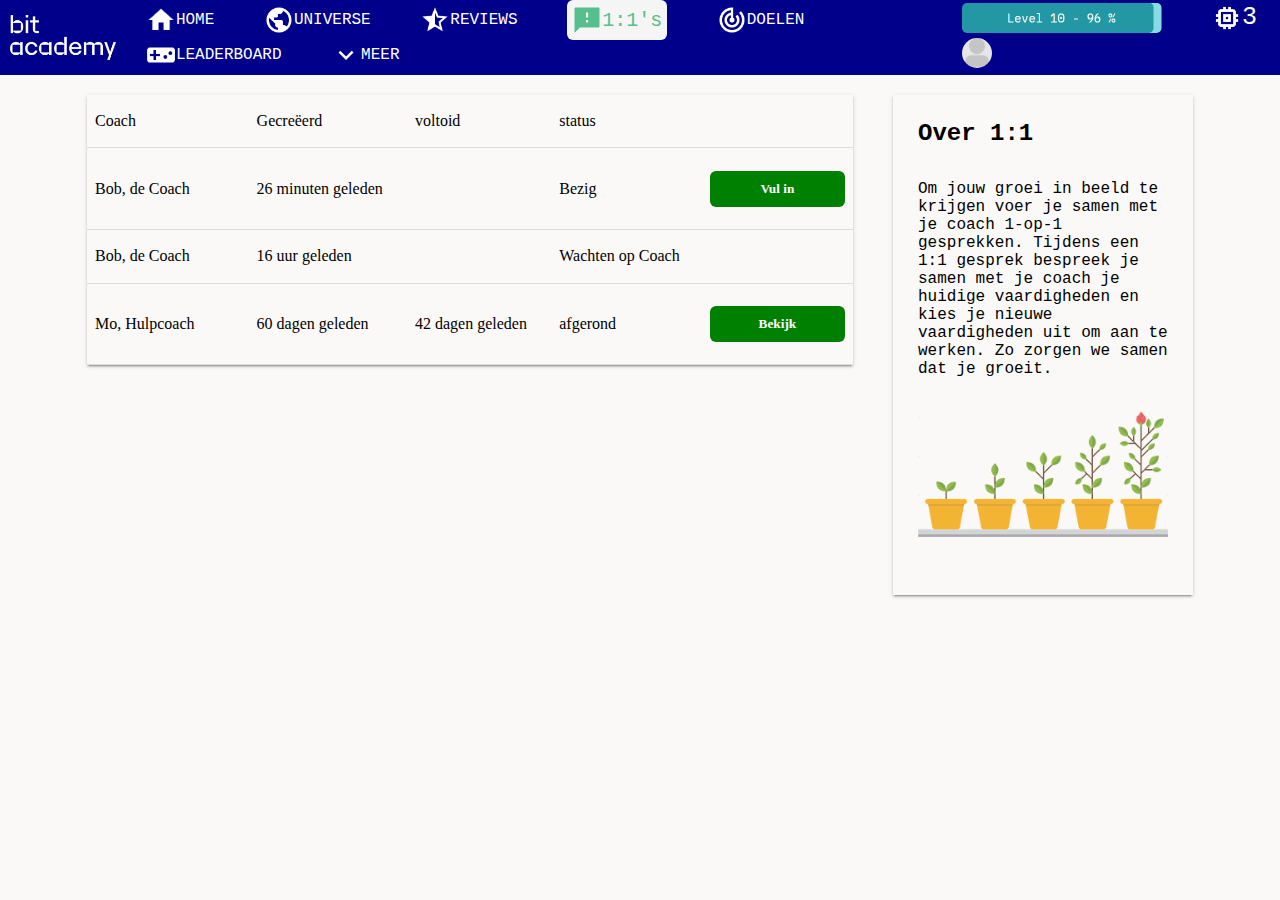
<file: index.html>
<!DOCTYPE html>

<head>
    <title>Jarvis</title>
    <link rel="stylesheet" href="style.css">
</head>

<body>
    <header>
        <img class="logo" src="logo_white.png" alt="logo">
        <nav>
            <ul class="navigation">
                <li>
                    <span class="thuis">
                        <img src="home_icon.png" alt="home">
                        HOME</span>
                </li>
                <li>
                    <span class="universe">
                        <img src="universe_icon.png" alt="universe">
                        UNIVERSE</span>
                </li>
                <li>
                    <span class="review">
                        <img src="reviews_icon.png" alt="reviews">
                        REVIEWS</span>
                </li>
                <li>
                    <span class="feedback">
                        <img src="feedback_icon.png" alt="feedback">
                        1:1's</span>
                </li>
                <li>
                    <span class="doelen">
                        <img src="doelen_icon.png" alt="doelen">
                        DOELEN</span>
                </li>
                <li>
                    <span class="lead">
                        <img src="leaderboard_icon.png" alt="leaderbord">
                        LEADERBOARD</span>
                </li>
                <li>
                    <span class="meer">
                        <img src="meer_icon.png" alt="meer">
                        MEER</span>
                </li>
            </ul>
        </nav>
        <ul class="eind_header">
            <li>
                <span class="levelbar">
                    <img class="levelbar" src="levelbar.png" alt="levelbar">
                </span>
            </li>
            <li>
                <span class="drie">
                    <img class="credits" src="credits_icon.png" alt="credits">
                    3</span>
            </li>
            <li>
                <img class="profiel" src="profile.png" alt="profile">
            </li>
        </ul>
    </header>

<div class="wrapper">

<table>
    <tr>
      <td>Coach</td>
      <td>Gecreëerd</td>
      <td>voltoid</td>
      <td>status</td>
      <td></td>
    </tr>
    <tr>
      <td>Bob, de Coach</td>
      <td>26 minuten geleden</td>
      <td></td>
      <td>Bezig</td>
      <td><h5>Vul in</h5></td>
    </tr>
    <tr>
      <td>Bob, de Coach</td>
      <td>16 uur geleden</td>
      <td></td>
      <td>Wachten op Coach</td>
      <td></td>
    </tr>
    <tr>
      <td>Mo, Hulpcoach</td>
      <td>60 dagen geleden</td>
      <td>42 dagen geleden</td>
      <td>afgerond</td>
      <td><h5>Bekijk</h5></td>
    </tr>
</table>
  
  

<div class="card">
  <h2>Over 1:1</h2>
  <p>Om jouw groei in beeld te krijgen voer je samen met je coach 1-op-1 gesprekken. Tijdens een 1:1 gesprek bespreek je samen met je coach je huidige vaardigheden en kies je nieuwe vaardigheden uit om aan te werken. Zo zorgen we samen dat je groeit.</p>
  <img src="growth.png" alt="growth">
</div>

</div>


</body>


</html>
</file>
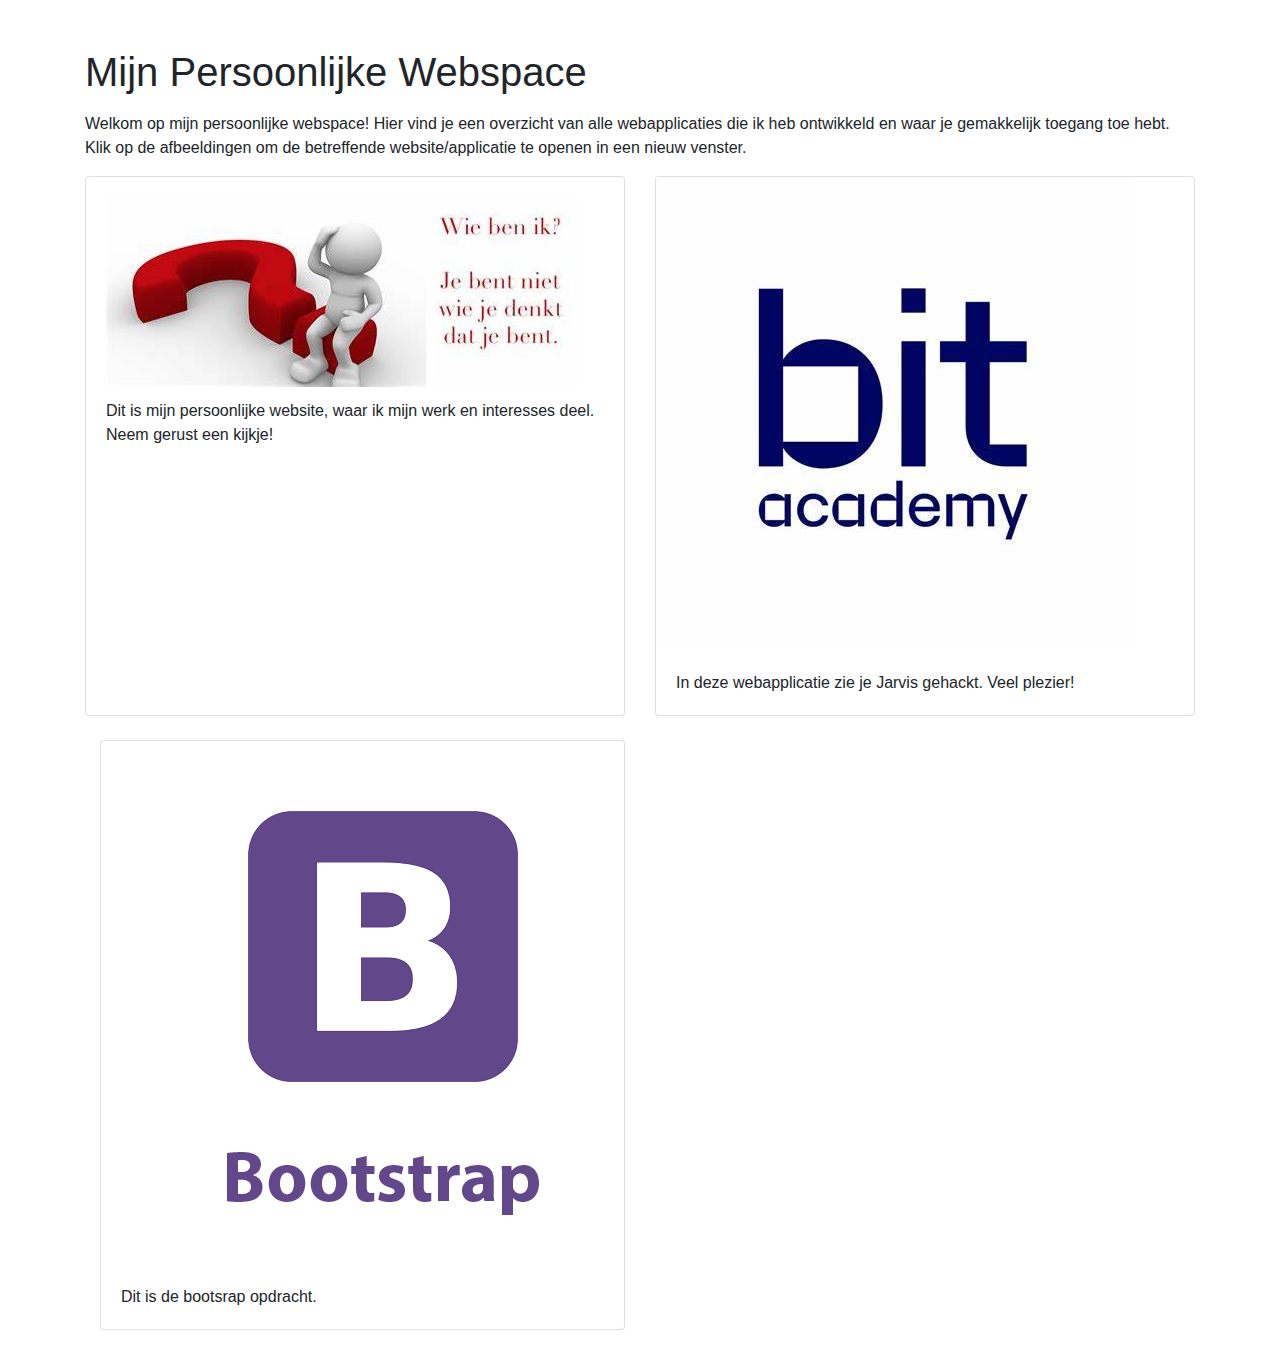
<file: dashboord.html>
<!DOCTYPE html>
<html lang="en">

<head>
    <meta charset="UTF-8" />
    <meta name="viewport" content="width=device-width, initial-scale=1.0" />
    <meta http-equiv="X-UA-Compatible" content="ie=edge" />
    <title>Mijn Persoonlijke Webspace</title>
    <!-- Bootstrap CSS -->
    <link rel="stylesheet" href="https://stackpath.bootstrapcdn.com/bootstrap/4.3.1/css/bootstrap.min.css"
        integrity="sha384-ggOyR0iXCbMQv3Xipma34MD+dH/1fQ784/j6cY/iJTQUOhcWr7x9JvoRxT2MZw1T" crossorigin="anonymous" />
</head>

<body>
    <div class="container mt-5">
        <h1 class="mb-3">Mijn Persoonlijke Webspace</h1>
        <p>
            Welkom op mijn persoonlijke webspace! Hier vind je een overzicht van alle
            webapplicaties die ik heb ontwikkeld en waar je gemakkelijk toegang toe
            hebt. Klik op de afbeeldingen om de betreffende website/applicatie te
            openen in een nieuw venster.
        </p>
        <div class="row">
            <div class="col-lg-6 mb-4">
                <div class="card h-100">
                    <a href="mijn-website.html"></a>
                    <div class="card-body">
                        <h4 class="card-title"><a href="Website.html" target="_blank">
                          <img src="OIP.jpg" target="_blank">
                        </a></h4>
                        <p class="card-text">
                            Dit is mijn persoonlijke website, waar ik mijn werk en interesses
                            deel. Neem gerust een kijkje!
                        </p>
                    </div>
                </div>
            </div>
            <div class="col-lg-6 mb-4">
                <div class="card h-100">
                  <a href="index.html" target="_blank">
                    <img src="OIP (1).jpg">
                  </a>

                    <div class="card-body">
                        <p class="card-text">
                            In deze webapplicatie zie je Jarvis gehackt. Veel plezier!
                        </p>
                    </div>
                </div>
            </div>
        </div>


    <div class="col-lg-6 mb-4">
        <div class="card h-100">
            <a href="index2.html"></a>
            <div class="card-body">
                <h4 class="card-title"><a href="index2.html" target="_blank">
                  <img src="R.png" target="_blank">
                </a></h4>
                <p class="card-text">
                    Dit is de bootsrap opdracht.
                </p>
            </div>
        </div>
    </div>
    </div>

    <!-- Bootstrap JS -->
    <script src="https://code.jquery.com/jquery-3.3.1.slim.min.js"
        integrity="sha384-q8i/X+965DzO0rT7abK41JStQIAqVgRVzpbzo5smXKp4YfRvH+8abtTE1Pi6jizo"
        crossorigin="anonymous"></script>
    <script src="https://cdnjs.cloudflare.com/ajax/libs/popper.js/1.14.7/umd/popper.min.js
</file>
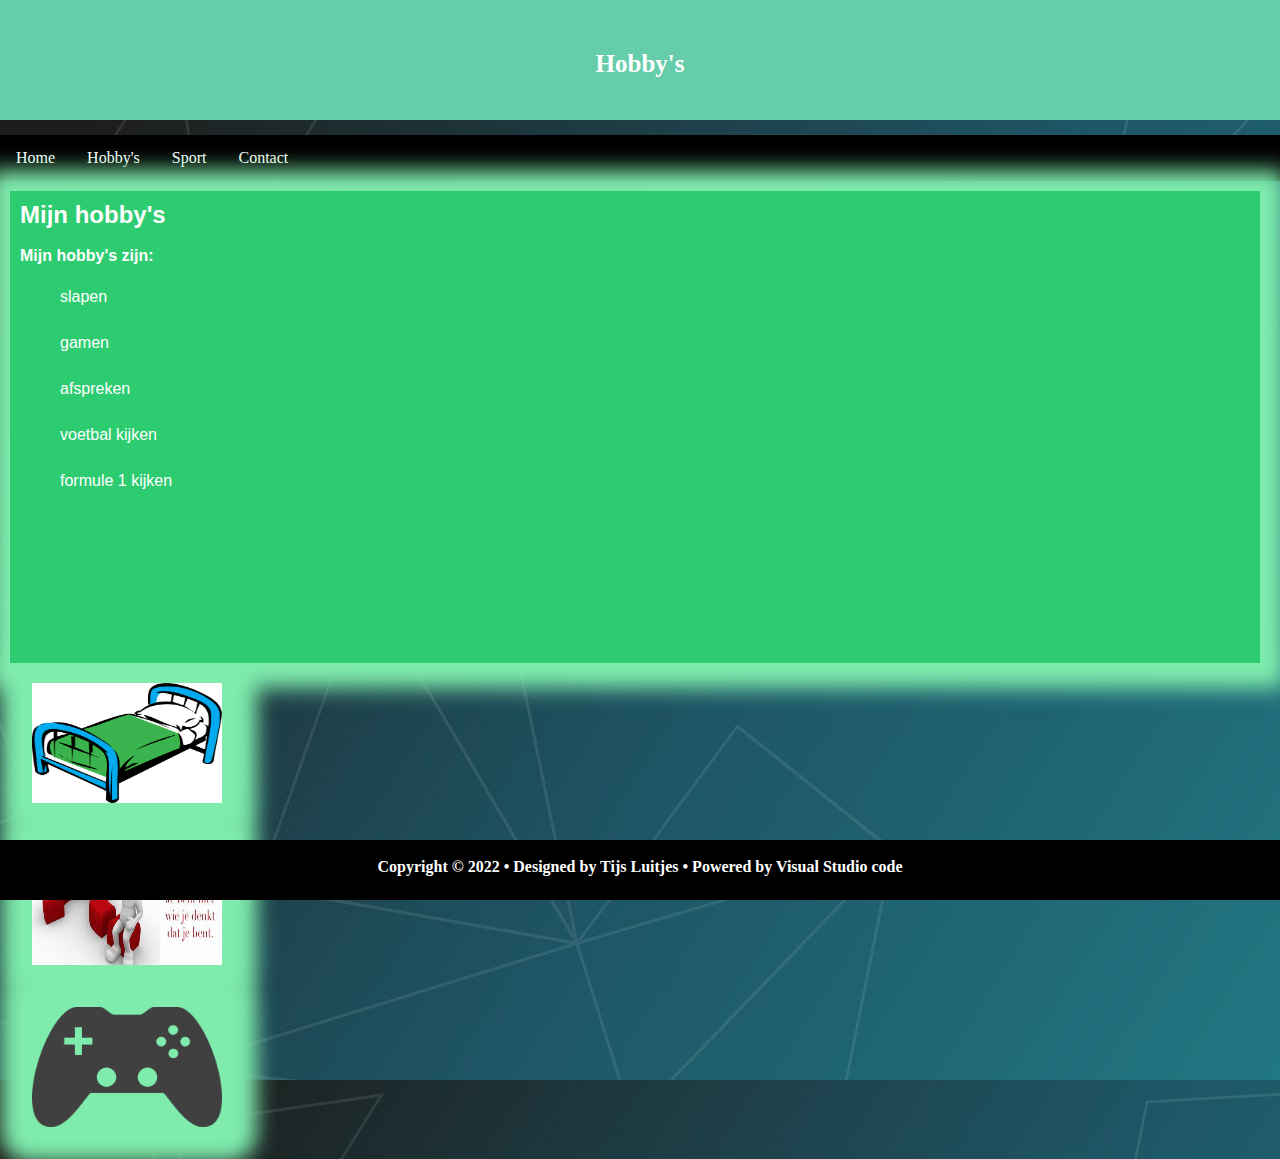
<file: Hobby's.html>
<!DOCTYPE html>

<head>
    <title>Hobby's pagina</title>
    <link rel="stylesheet" type="text/css" href="hobby'sstyle.css" />
</head>

<header>
<div class="Titel">
    <h1>Hobby's</h1>
</div>
</header>

<body>

<div class="navigatie">
    <nav>
        <ul>
            <li><a href="Website.html">Home</a></li>
            <li><a href="Hobby's.html">Hobby's</a></li>
            <li><a href="Sport.html">Sport</a></li>
            <li><a href="Contact.html">Contact</a></li>
        </ul>
    </nav>
</div>

<div class="Inhoud">

<div class="Tekstvak1">
   <h2>Mijn hobby's</h2>
  <br><h4>Mijn hobby's zijn:</h4></br>
  <div class="lijst">
    <ul>
        <li>slapen</li>
        <br><li>gamen</li></br>
        <li>afspreken</li>
        <br><li>voetbal kijken</li></br>
        <li>formule 1 kijken</li>
  </div>
</div>

<div class="Afbeelding1">
    <img src="bed.png" alt="foto">
</div>

<div class="Afbeelding2">
    <img src="OIP.jpg" alt="gg">
</div>

<div class="Afbeelding3">
    <img src="controller-1784571_960_720.webp" alt="ja">
</div>

</div>

<footer>
    <br />
    <h4>Copyright © 2022 • Designed by Tijs Luitjes • Powered by Visual Studio code</h4>
</footer>




</body>

</html>
</file>
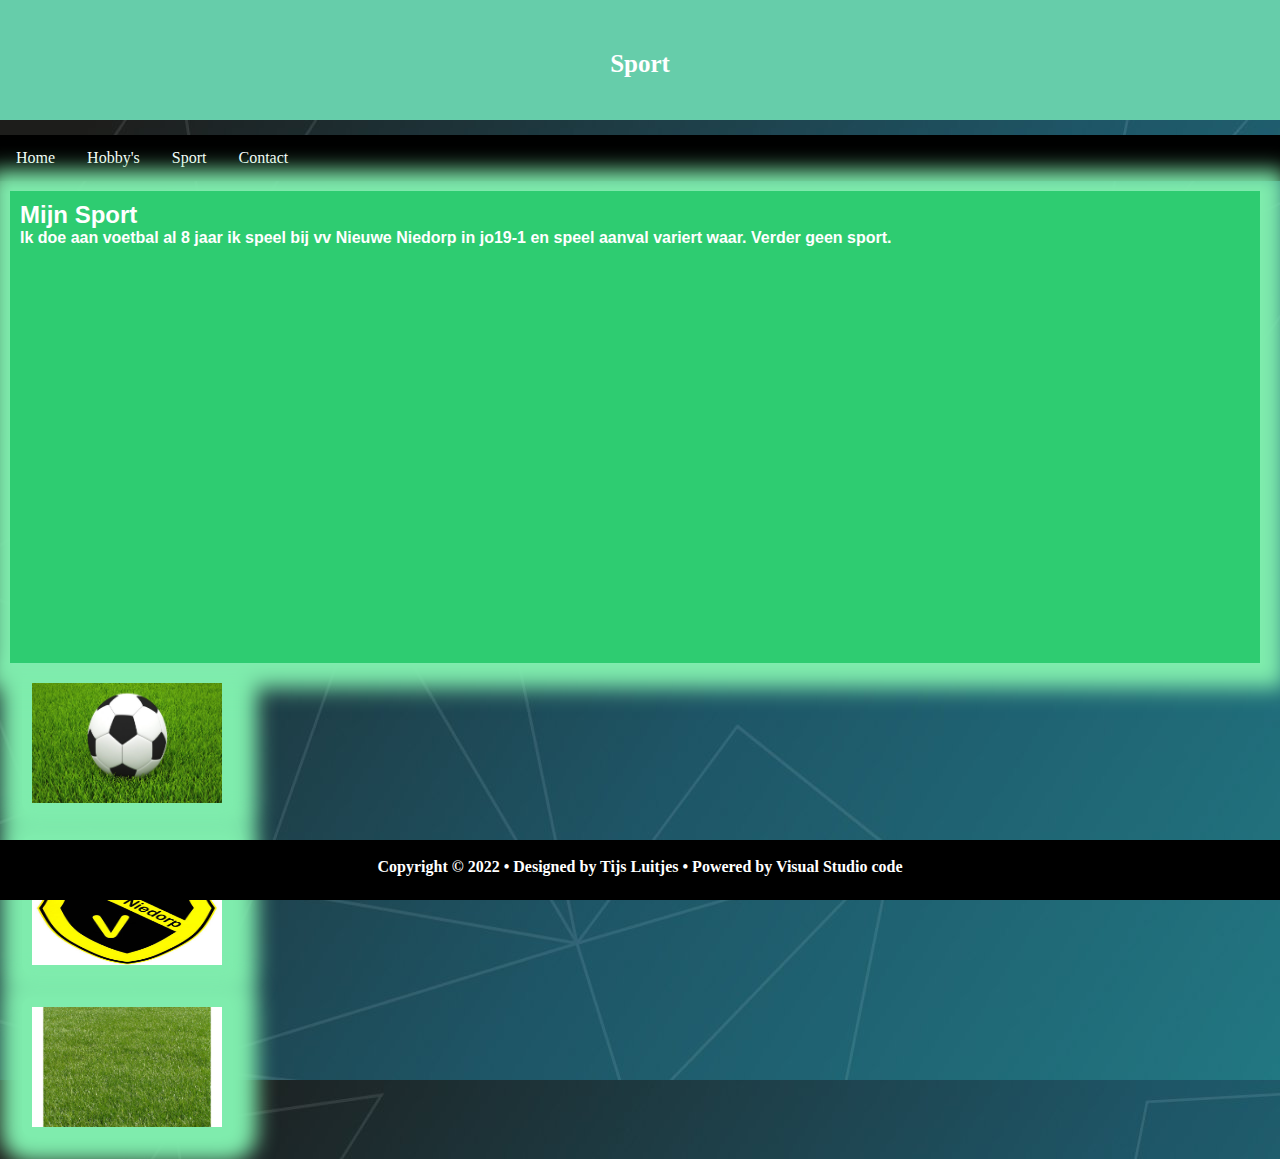
<file: Sport.html>
<!DOCTYPE html>

<head>
    <title>Sport pagina</title>
    <link rel="stylesheet" type="text/css" href="hobby'sstyle.css" />
</head>

<header>
<div class="Titel">
    <h1>Sport</h1>
</div>
</header>

<body>

<div class="navigatie">
    <nav>
        <ul>
            <li><a href="Website.html">Home</a></li>
            <li><a href="Hobby's.html">Hobby's</a></li>
            <li><a href="Sport.html">Sport</a></li>
            <li><a href="Contact.html">Contact</a></li>
        </ul>
    </nav>
</div>

<div class="Inhoud">

<div class="Tekstvak1">
        <h2>Mijn Sport</h2>
        <h4>Ik doe aan voetbal al 8 jaar ik speel bij vv Nieuwe Niedorp in jo19-1 en speel aanval variert waar. Verder geen sport.</h4>
     </div>
     
     <div class="Afbeelding1">
         <img src="iStock-511066960-870x500.jpg" alt="foto">
     </div>
     
     <div class="Afbeelding2">
         <img src="Logo_voetbalvereniging_Nieuwe_Niedorp_voor_web.jpg" alt="gg">
     </div>

     <div class="Afbeelding3">
        <img src="gras.jpg" alt="ja">
    </div>
    
</div>

<footer>
    <br />
    <h4>Copyright © 2022 • Designed by Tijs Luitjes • Powered by Visual Studio code</h4>
</footer>




</body>

</html>
</file>
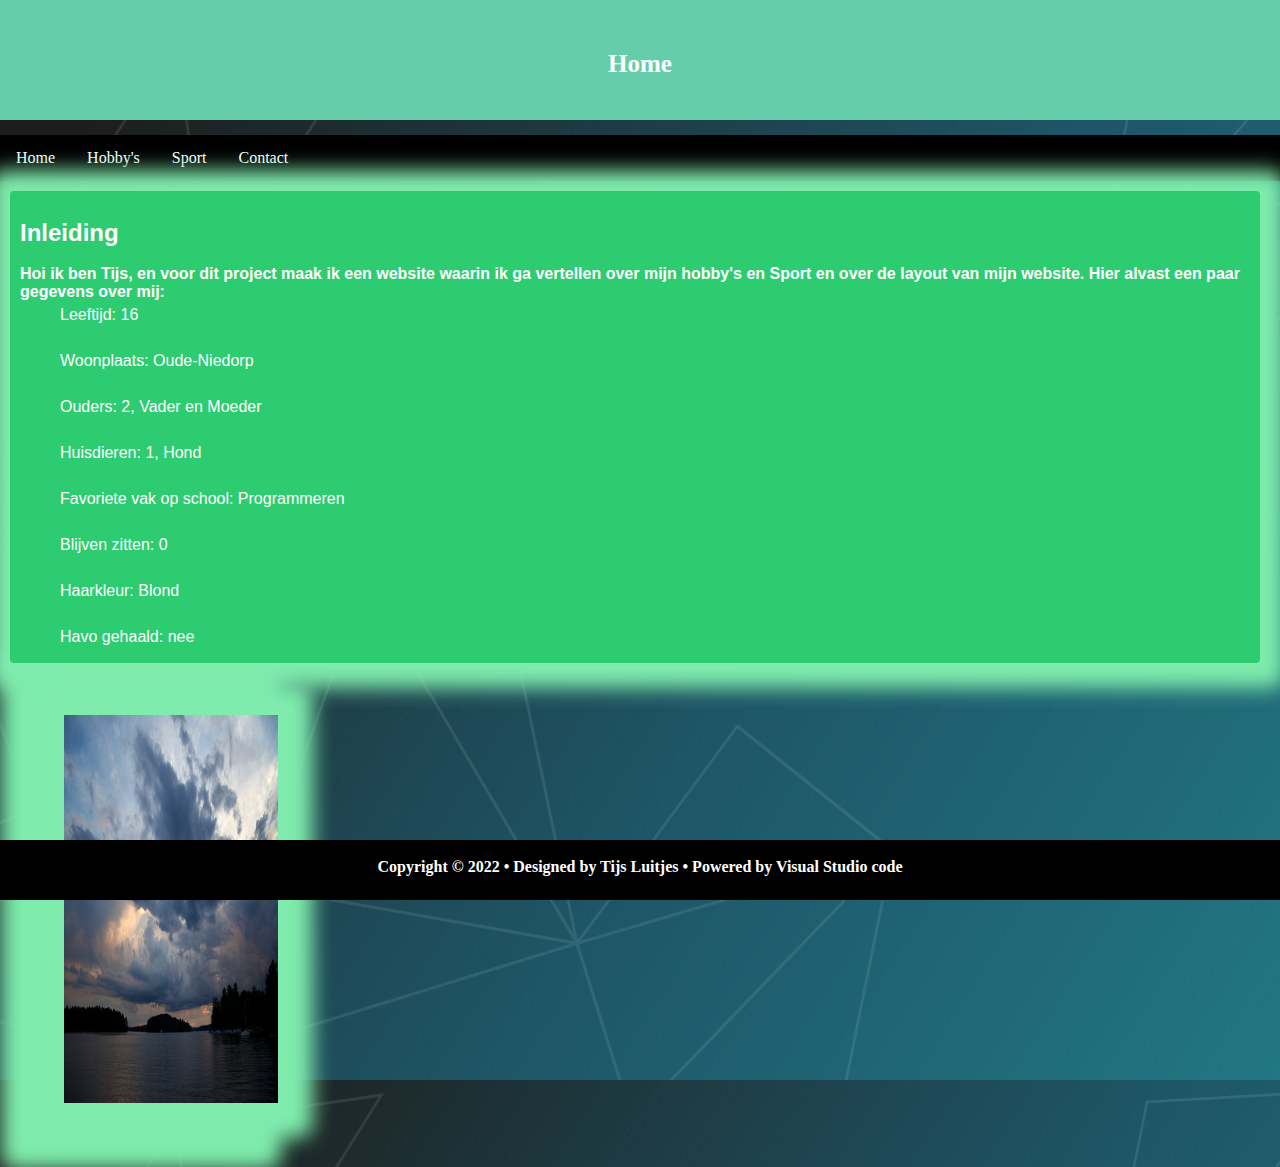
<file: Website.html>
<!DOCTYPE html>

<head>
    <title>Home pagina</title>
    <link rel="stylesheet" type="text/css" href="websitestyle.css" />
</head>

<header>
<div class="Titel">
    <h1>Home</h1>
</div>
</header>

<body>

<div class="navigatie">
    <nav>
        <ul>
            <li><a href="Website.html">Home</a></li>
            <li><a href="Hobby's.html">Hobby's</a></li>
            <li><a href="Sport.html">Sport</a></li>
            <li><a href="Contact.html">Contact</a></li>
        </ul>
    </nav>
</div>

<div class="Inhoud">

<div class="Tekstvak1">
<div class="wrapper">
   <br><h2>Inleiding</h2></br>
   <h4>Hoi ik ben Tijs, en voor dit project maak ik een website waarin ik ga vertellen over mijn hobby's en Sport en over de layout van mijn website. Hier alvast een paar gegevens over mij:</h4>
   <div class="lijst">
    <ul>
        <li>Leeftijd: 16</li>
        <br><li>Woonplaats: Oude-Niedorp</li></br>
        <li>Ouders: 2, Vader en Moeder</li>
        <br><li>Huisdieren: 1, Hond</li></br>
        <li>Favoriete vak op school: Programmeren</li>
        <br><li>Blijven zitten: 0</li></br>
        <li>Haarkleur: Blond</li>
        <br><li>Havo gehaald: nee</li></br>

    </ul>
   </div>
</div>
</div>

<div class="afbeelding">
    <img src="R.jpg" alt="Foto">
</div>

<footer>
    <br />
    <h4>Copyright © 2022 • Designed by Tijs Luitjes • Powered by Visual Studio code</h4>
</footer>




</body>

</html>
</file>
<file: style.css>
* {
    box-sizing: border-box;
    margin: 0;
    padding: 0;
}

body {
    background-color: #FAF9F7;
}

header {
    display: flex;
    justify-content: space-between;
    align-items: center;
    background-color: darkblue;
    font-family: Courier,"monospace";
}


header img {
    width: 30px;
    height: 30px;
    object-fit: cover;
    gap: 2px;
}

.logo {
    width: 140px;
    height: 65px;
    object-fit: fill;
    padding: 10px 10px;
}

.navigation {
    list-style: none;
}

.navigation li {
    display: inline-block;
    padding: 0px 20px;
    text-align: center;
}

.thuis {
    font-size: 16px;
    color: white;
    display: flex;
    align-items: center;
    font-family: Courier,"monospace";
}

.universe {
    font-size: 16px;
    color: white;
    display: flex;
    align-items: center;
    font-family: Courier,"monospace";
}

.review {
    font-size: 16px;
    color: white;
    display: flex;
    align-items: center;
    font-family: Courier,"monospace";
}

.feedback {
    border-color: #f5f5f5;
    background: #f5f5f5;
    color: #57be8e;
    border-radius: 6px;
    padding: 5px;
    font-size: 20px;
    color: #57be8e;
    display: flex;
    align-items: center;
    font-family: Courier,"monospace";
}

.doelen {
    font-size: 16px;
    color: white;
    display: flex;
    align-items: center;
    font-family: Courier,"monospace";
}

.lead {
    font-size: 16px;
    color: white;
    display: flex;
    align-items: center;
    font-family: Courier,"monospace";
}

.meer {
    font-size: 16px;
    color: white;
    display: flex;
    align-items: center;
    font-family: Courier,"monospace";
}

.drie {
    font-size: 25px;
    color: white;
    display: flex;
    align-items: center;
    font-family: Courier,"monospace";
}

.eind_header {
    list-style: none;
}

.eind_header li {
    display: inline-block;
    padding: 0px 20px;
    font-family: Courier,"monospace";
}

.eind_header img {
    align-items: center;
}

.levelbar {
    width: 200px;
    height: 30px;
    border-radius: 5px;
    object-fit: cover;
}

.profiel {
    width: 30px;
    height: 30px;
    object-fit: cover;
    justify-content: flex-start;
    border-radius: 30px;
}

.wrapper {
    display: flex;
    justify-content: center;
    margin: 20px;
    gap: 40px;
}


.card {
    right: -1100px;
    bottom: 150px;
    display: flex;
    flex-wrap: wrap;
    justify-content: flex-start;
    width: 300px;
    height: 500px;
    padding: 25px;
    box-shadow: 0 3px 1px -2px #0003, 0 2px 2px #00000024, 0 1px 5px #0000001f;
    font-family: Courier,"monospace";
}

.card img {
    display: flex;
    width: 250px;
    height: 127px;
    object-fit: fill;
}

h5 {
    display: block;
    color: white;
    padding: 10px;
    border-radius: 6px;
    background-color: green;
    text-align: center;

}

table {
    margin-bottom: 30px;
    top: 80px;
    left: 250px;
    border-collapse: collapse;
    height: 270px;
    width: 766px;
    box-shadow: 0 3px 1px -2px #0003, 0 2px 2px #00000024, 0 1px 5px #0000001f;
    margin: 0px;
  }
  
td {
    padding: 8px;
    text-align: left;
    border-bottom: 1px solid #ddd;
    justify-content: flex-start;
    width: 766px;
  }
</file>
<file: websitestyle.css>
* {
    margin: 0;
}

header {
        width: 100%;
		height: 120px;
        background-color: mediumaquamarine;
		text-align: center;
}

body {
    background-image: url(achtergrond-Clickx-website.jpg);
}

h1 {
    padding-top: 50px;
    font-size: 25px;
    font-family: cursive;
    color: white;
}

.navigatie ul {
    list-style-type: none;
    margin-left: 0px;
    margin-right: 0px;
    margin-bottom: 0px;
    margin-top: 15px;
    padding: 0;
    overflow: hidden;
    background-color: black;
}
  
.navigatie li {
    float: left;
}
  
.navigatie li a {
    display: block;
    color: white;
    text-align: center;
    padding: 14px 16px;
    text-decoration: solid;
}
  
li a:hover {
    background-color: turquoise;
}

.Tekstvak1 {
        display: flex;
        flex-direction: column;
        border-image-width: 20px;
        font-family: sans-serif;
        background-color: #2ecc71;
        color: white;
        margin: 10px;
        padding: 10px;
        border-radius: 4px;
        box-shadow: 2px 2px 20px 23px #7fecad;
        height: 452px;
        width: 1230px;
        float: left;
}


.lijst li {
    display: flex;
    text-align: left;
    list-style-type: square;
    margin: 5px 0px;
    width: 400px;
    height: 18px;
}

.afbeelding, img {
        display: flex;
        flex-direction: column;
        justify-content: flex-end;
        color: white;
        padding: 10px;
        margin: 22px;
        border-radius: 10px;
        border-radius: 4px;
        box-shadow: 2px 2px 20px 23px #7fecad;
        background-color: #7fecad;
        width: 214px;
        height: 452px;
}

footer {
    position: fixed;
    bottom: 0;
    width: 100%;
    height: 60px; 
    color: white;
    background-color: black;
    text-align: center;
}
</file>
